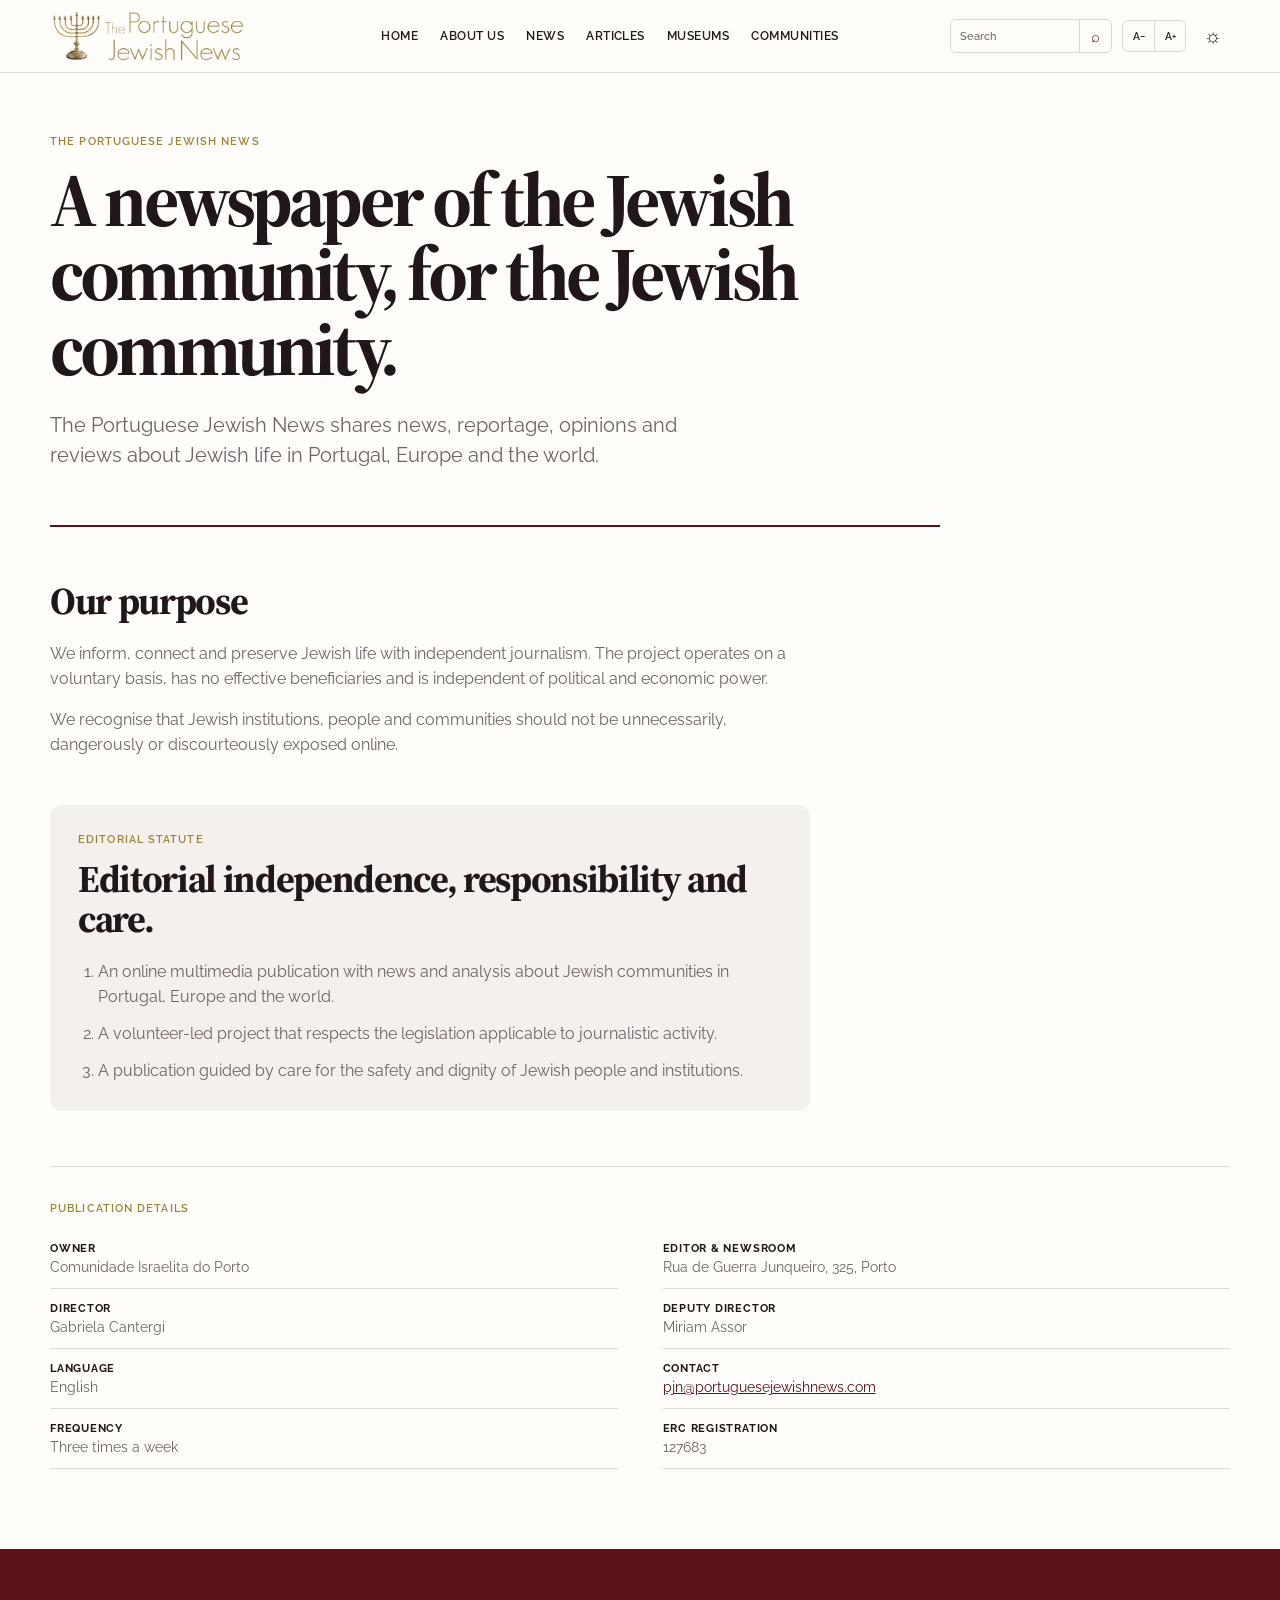
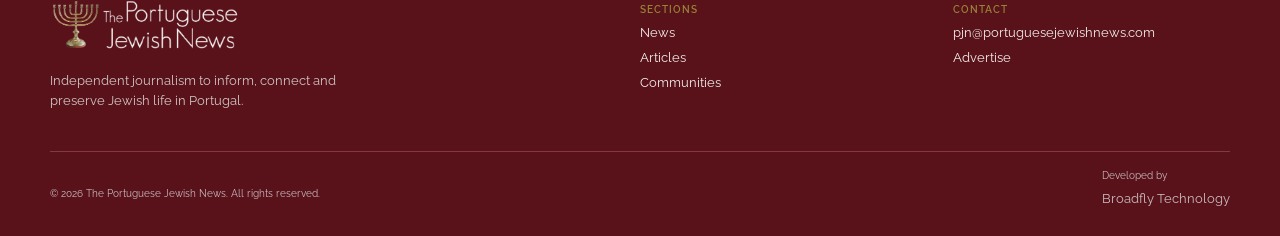
<file: page.html>
<!doctype html>
<html lang="en"><head><meta charset="utf-8"><meta name="viewport" content="width=device-width,initial-scale=1"><title>About us | The Portuguese Jewish News</title><meta name="description" content="About The Portuguese Jewish News."><link rel="icon" type="image/png" href="favicon.png"><link rel="stylesheet" href="single.css"><link rel="stylesheet" href="header-consistency.css"><link rel="stylesheet" href="header-consistency-fix.css"><link rel="stylesheet" href="page.css"><link rel="stylesheet" href="page-desktop-layout.css"></head>
<body><a class="skip-link" href="#content">Skip to content</a><header class="site-header"><div class="shell header-main"><button class="menu-toggle" aria-expanded="false" aria-controls="mobile-menu" aria-label="Open menu"><i></i><i></i><i></i></button><a class="brand" href="index.html" aria-label="The Portuguese Jewish News — home"><img src="logo-light.png" alt="The Portuguese Jewish News"></a><nav class="nav" aria-label="Main navigation"><a href="index.html">Home</a><a href="page.html">About us</a><a href="category.html">News</a><a href="category.html">Articles</a><a href="category.html">Museums</a><a class="communities" href="category.html">Communities</a></nav><div class="header-actions"><div class="font-controls" role="group" aria-label="Text size"><button class="font-decrease" aria-label="Decrease text">A−</button><button class="font-increase" aria-label="Increase text">A+</button></div><button class="theme-toggle" aria-label="Switch to dark mode"><span class="sun">☼</span><span class="moon">☾</span></button></div></div><nav id="mobile-menu" class="mobile-menu" hidden><a href="index.html">Home</a><a href="page.html">About us</a><a href="category.html">News</a><a href="category.html">Articles</a><a href="category.html">Museums</a><a href="category.html">Communities</a></nav></header>
<main id="content" class="shell about-page"><section class="about-intro"><span class="kicker">THE PORTUGUESE JEWISH NEWS</span><h1>A newspaper of the Jewish community, for the Jewish community.</h1><p>The Portuguese Jewish News shares news, reportage, opinions and reviews about Jewish life in Portugal, Europe and the world.</p></section><section class="about-grid"><article><h2>Our purpose</h2><p>We inform, connect and preserve Jewish life with independent journalism. The project operates on a voluntary basis, has no effective beneficiaries and is independent of political and economic power.</p><p>We recognise that Jewish institutions, people and communities should not be unnecessarily, dangerously or discourteously exposed online.</p></article><article class="editorial-statute"><span class="kicker">EDITORIAL STATUTE</span><h2>Editorial independence, responsibility and care.</h2><ol><li>An online multimedia publication with news and analysis about Jewish communities in Portugal, Europe and the world.</li><li>A volunteer-led project that respects the legislation applicable to journalistic activity.</li><li>A publication guided by care for the safety and dignity of Jewish people and institutions.</li></ol></article></section><section class="publication-details"><span class="kicker">PUBLICATION DETAILS</span><div><p><strong>Owner</strong> Comunidade Israelita do Porto</p><p><strong>Editor & newsroom</strong> Rua de Guerra Junqueiro, 325, Porto</p><p><strong>Director</strong> Gabriela Cantergi</p><p><strong>Deputy Director</strong> Miriam Assor</p><p><strong>Language</strong> English</p><p><strong>Contact</strong> <a href="mailto:pjn@portuguesejewishnews.com">pjn@portuguesejewishnews.com</a></p><p><strong>Frequency</strong> Three times a week</p><p><strong>ERC registration</strong> 127683</p></div></section></main><footer class="site-footer"><div class="shell footer-grid"><div><img src="logo-dark.png" alt="The Portuguese Jewish News" class="footer-logo"><p>Independent journalism to inform, connect and preserve Jewish life in Portugal.</p></div><div><h3>Sections</h3><a href="category.html">News</a><a href="category.html">Articles</a><a href="category.html">Communities</a></div><div><h3>Contact</h3><a href="mailto:pjn@portuguesejewishnews.com">pjn@portuguesejewishnews.com</a><a href="#">Advertise</a></div></div><div class="shell copyright">© 2026 The Portuguese Jewish News. All rights reserved.</div></footer><script src="single.js"></script><script src="header-search.js"></script><script src="mobile-menu.js"></script><script src="footer-credit.js"></script><script src="navigation-fix.js"></script></body></html>
</file>
<file: single.css>
@import url('https://fonts.googleapis.com/css2?family=Raleway:wght@400;500;600;700&family=Source+Serif+4:ital,wght@0,500;0,600;0,700;0,800;1,600&display=swap');
/* Coluna editorial mais ampla, com imagem e texto alinhados. */
.narrow,.lead-image{width:min(980px,calc(100% - 40px))!important;margin-left:auto!important;margin-right:auto!important}.lead-image img{width:100%!important}@media(max-width:560px){.narrow,.lead-image{width:min(100% - 30px,980px)!important}}
:root{--ink:#211719;--muted:#6d6264;--paper:#fffdfa;--soft:#f4f0ed;--line:#ded6d3;--gold:#998337;--burgundy:#59111A;--sans:Raleway,Arial,sans-serif;--serif:'Source Serif 4',Georgia,serif}*{box-sizing:border-box}html{scroll-behavior:smooth}body{margin:0;background:var(--paper);color:var(--ink);font-family:var(--sans);transition:.2s}.shell{width:min(1180px,calc(100% - 40px));margin:auto}.narrow{width:min(820px,calc(100% - 40px));margin:auto}.skip-link{position:absolute;left:-999px}.skip-link:focus{left:12px;top:12px;z-index:9;background:var(--gold);padding:10px;color:#20160f}.site-header{position:sticky;top:0;z-index:4;background:var(--paper);border-bottom:1px solid var(--line)}.header-main{height:72px;display:grid;grid-template-columns:220px 1fr auto;align-items:center;gap:20px}.brand img{width:205px;height:54px;object-fit:contain;object-position:left center;display:block}.nav{display:flex;justify-content:center;gap:22px}.nav a,.mobile-menu a{color:var(--ink);text-decoration:none;font:600 12px var(--sans);letter-spacing:.04em;text-transform:uppercase}.nav a{position:relative}.nav a:not(.communities)::after{content:'';position:absolute;left:0;right:0;bottom:-8px;height:1px;background:var(--gold);transform:scaleX(0);transition:.2s}.nav a:hover::after{transform:scaleX(1)}.communities{background:var(--gold);color:#281e12!important;padding:9px 12px;border-radius:6px}.header-actions{display:flex;align-items:center;gap:10px}.font-controls{display:flex;border:1px solid var(--line);border-radius:6px;overflow:hidden}.font-controls button{width:31px;height:30px;border:0;background:transparent;color:var(--ink);font:600 10px var(--sans);cursor:pointer}.font-controls button+button{border-left:1px solid var(--line)}.font-controls button:hover,.theme-toggle:hover{background:var(--soft);color:var(--gold)}.theme-toggle{width:34px;height:34px;border:0;border-radius:50%;background:transparent;color:var(--ink);display:grid;place-items:center;font-size:20px;cursor:pointer}.moon{display:none}.menu-toggle,.mobile-menu{display:none}.breadcrumb{display:flex;gap:9px;padding:22px 0;color:var(--muted);font-size:12px}.breadcrumb a{color:var(--muted);text-decoration:none}.breadcrumb a:hover{color:var(--gold)}.article-header{padding:46px 0 36px}.kicker{display:block;color:var(--gold);font:600 11px var(--sans);letter-spacing:.1em;margin-bottom:14px}.article-header h1{font:700 clamp(40px,5vw,67px)/1.01 var(--serif);letter-spacing:-.045em;margin:0}.standfirst{font:400 21px/1.45 var(--sans);color:var(--muted);margin:25px 0}.article-meta{display:flex;align-items:center;gap:10px;color:var(--muted);font-size:12px}.share{margin-left:auto;border:0;background:none;color:var(--burgundy);font:600 11px var(--sans);text-transform:uppercase;cursor:pointer}.lead-image img{display:block;width:100%;height:min(590px,55vw);object-fit:cover;border-radius:12px}.lead-image figcaption{margin-top:8px;color:var(--muted);font-size:11px}.article-layout{display:grid;grid-template-columns:88px 1fr;gap:35px;padding:52px 0 65px}.article-tools{border-top:2px solid var(--burgundy);padding-top:11px;display:flex;flex-direction:column;gap:9px;color:var(--muted);font-size:11px;text-transform:uppercase}.article-tools a{width:29px;height:29px;border:1px solid var(--line);border-radius:50%;display:grid;place-items:center;color:var(--burgundy);text-decoration:none;font-weight:700}.article-tools a:hover{color:var(--gold);border-color:var(--gold)}.article-body{font:400 19px/1.65 var(--sans)}.article-body p{margin:0 0 24px}.article-body .intro{font:600 24px/1.48 var(--serif);color:var(--ink)}blockquote{margin:35px 0;padding:22px 28px;border-left:4px solid var(--gold);background:var(--soft);font:600 27px/1.26 var(--serif)}.article-tags{display:flex;align-items:center;flex-wrap:wrap;gap:8px;border-top:1px solid var(--line);padding-top:22px;margin-top:45px;font-size:11px;text-transform:uppercase}.article-tags span{color:var(--muted);margin-right:4px}.article-tags a{background:var(--soft);border-radius:20px;color:var(--burgundy);padding:7px 10px;text-decoration:none}.article-tags a:hover{background:var(--gold);color:#21180f}.related{padding-bottom:75px}.section-heading{border-bottom:2px solid var(--burgundy);padding-bottom:12px;margin-bottom:22px;display:flex;justify-content:space-between;align-items:baseline}.section-heading h2{font:700 34px var(--serif);margin:0}.section-heading>a{font:600 11px var(--sans);color:var(--ink);text-decoration:none;text-transform:uppercase}.section-heading>a:hover{color:var(--gold)}.related-grid{display:grid;grid-template-columns:repeat(3,1fr);gap:26px}.related img{width:100%;height:175px;object-fit:cover;border-radius:10px;margin-bottom:13px}.related h3{font:700 25px/1.12 var(--serif);margin:0}.related h3 a{color:var(--ink);text-decoration:none}.related h3 a:hover{color:var(--burgundy);text-decoration:underline;text-decoration-color:var(--gold);text-underline-offset:5px}.site-footer{background:var(--burgundy);color:#f4efea;padding:45px 0 20px}.footer-grid{display:grid;grid-template-columns:2fr 1fr 1fr;gap:35px}.footer-logo{width:190px;height:60px;object-fit:contain;object-position:left center}.site-footer p{color:#d1c7c3;max-width:300px;font-size:13px;line-height:1.5}.site-footer h3{font:600 10px var(--sans);color:var(--gold);text-transform:uppercase;letter-spacing:.1em}.site-footer a{display:block;color:#f4efea;text-decoration:none;font-size:13px;margin:10px 0}.site-footer a:hover{color:var(--gold)}.copyright{border-top:1px solid #853742;margin-top:28px;padding-top:18px;color:#cabdc0;font-size:10px}@media(max-width:850px){.header-main{grid-template-columns:auto 1fr auto;height:62px}.brand img{width:155px;height:47px}.menu-toggle{display:block;width:38px;border:0;background:none;color:var(--ink)}.menu-toggle i{width:19px;height:1px;background:currentColor;display:block;margin:4px auto}.nav{display:none}.mobile-menu{background:var(--paper);border-top:1px solid var(--line);padding:10px 20px 18px}.mobile-menu a{display:block;padding:10px 0}.font-controls{display:none}.article-header{padding-top:33px}.article-layout{grid-template-columns:1fr}.article-tools{flex-direction:row;align-items:center}.article-tools span{margin-right:5px}.related-grid{grid-template-columns:1fr 1fr}.footer-grid{grid-template-columns:2fr 1fr}}@media(max-width:560px){.shell,.narrow{width:min(100% - 30px,820px)}.brand img{width:132px}.article-header h1{font-size:40px}.standfirst{font-size:18px}.article-meta{flex-wrap:wrap}.share{margin-left:0}.lead-image img{height:290px}.article-body{font-size:17px}.article-body .intro{font-size:22px}blockquote{font-size:24px;padding:20px}.related-grid{grid-template-columns:1fr}.related img{height:195px}.footer-grid{grid-template-columns:1fr 1fr}.footer-grid>div:first-child{grid-column:1/-1}}body.dark{--ink:#f1ebe6;--muted:#c3bab5;--paper:#1c1d1a;--soft:#292a26;--line:#4b4944}body.dark .moon{display:block}body.dark .sun{display:none}body.dark .site-header,body.dark .mobile-menu{background:var(--paper)}body.dark .article-tags a{background:#34332f;color:#e9cc78}body.font-large .article-header h1{font-size:clamp(47px,5.7vw,77px)}body.font-large .article-body{font-size:21px}body.font-small .article-header h1{font-size:clamp(34px,4.3vw,57px)}body.font-small .article-body{font-size:17px}
</file>
<file: header-consistency.css>
.site-header .header-main{align-items:center}.site-header .nav{align-items:center}.site-header .nav a{color:var(--ink);font:600 12px var(--sans);letter-spacing:.04em;text-transform:uppercase;line-height:1.2}.site-header .nav .communities{display:inline-flex;align-items:center;justify-content:center;min-height:34px;padding:9px 12px;background:var(--gold);border-radius:6px;color:#281e12!important}.site-header .header-actions{align-items:center}.site-header .theme-toggle,.site-header .icon-button{display:grid;place-items:center}.dark .site-header .nav .communities{color:#281e12!important}
</file>
<file: header-consistency-fix.css>
.site-header .menu-toggle{display:none}@media(max-width:850px){.site-header .menu-toggle{display:grid}}
</file>
<file: page.css>
.about-page{padding:62px 0 80px}.about-intro{max-width:890px;padding-bottom:55px;border-bottom:2px solid var(--burgundy)}.about-intro h1{font:700 clamp(46px,6vw,76px)/.98 var(--serif);letter-spacing:-.05em;margin:0}.about-intro p{max-width:700px;margin:25px 0 0;color:var(--muted);font-size:20px;line-height:1.5}.about-grid{display:grid;grid-template-columns:1fr 1fr;gap:70px;padding:55px 0}.about-grid h2{font:700 38px/1.05 var(--serif);letter-spacing:-.035em;margin:0 0 20px}.about-grid p,.about-grid li{color:var(--muted);font-size:16px;line-height:1.55}.editorial-statute{padding:28px;background:var(--soft);border-radius:12px}.editorial-statute ol{padding-left:20px;margin:18px 0 0}.editorial-statute li+li{margin-top:12px}.publication-details{border-top:1px solid var(--line);padding-top:35px}.publication-details>div{display:grid;grid-template-columns:repeat(2,1fr);gap:0 45px}.publication-details p{margin:0;padding:13px 0;border-bottom:1px solid var(--line);color:var(--muted);font-size:14px}.publication-details strong{display:block;color:var(--ink);font-size:11px;text-transform:uppercase;letter-spacing:.07em;margin-bottom:4px}.publication-details a{color:var(--burgundy)}@media(max-width:700px){.about-page{padding-top:40px}.about-grid,.publication-details>div{grid-template-columns:1fr;gap:28px}.about-intro p{font-size:18px}.about-grid h2{font-size:33px}}
</file>
<file: page-desktop-layout.css>
@media(min-width:701px){.about-grid{grid-template-columns:1fr;max-width:760px;gap:32px}.editorial-statute{max-width:760px}}
</file>
